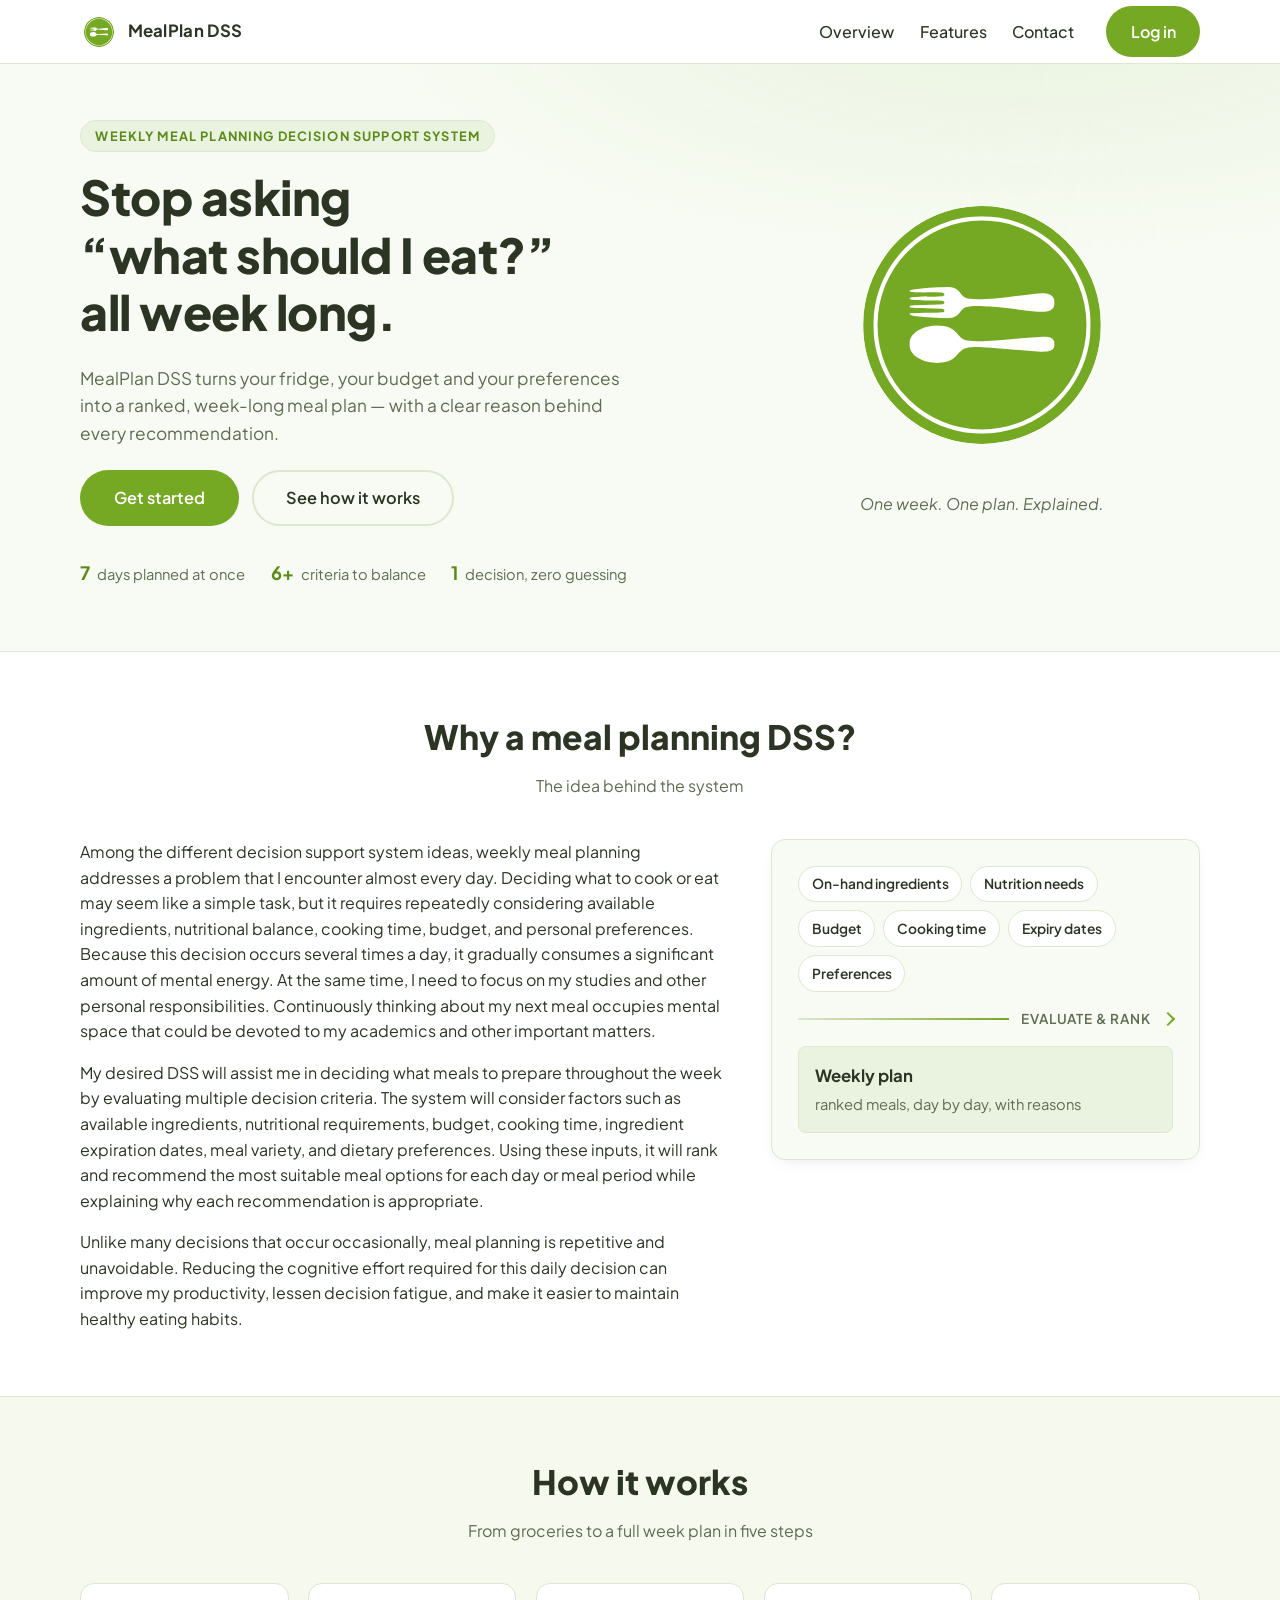
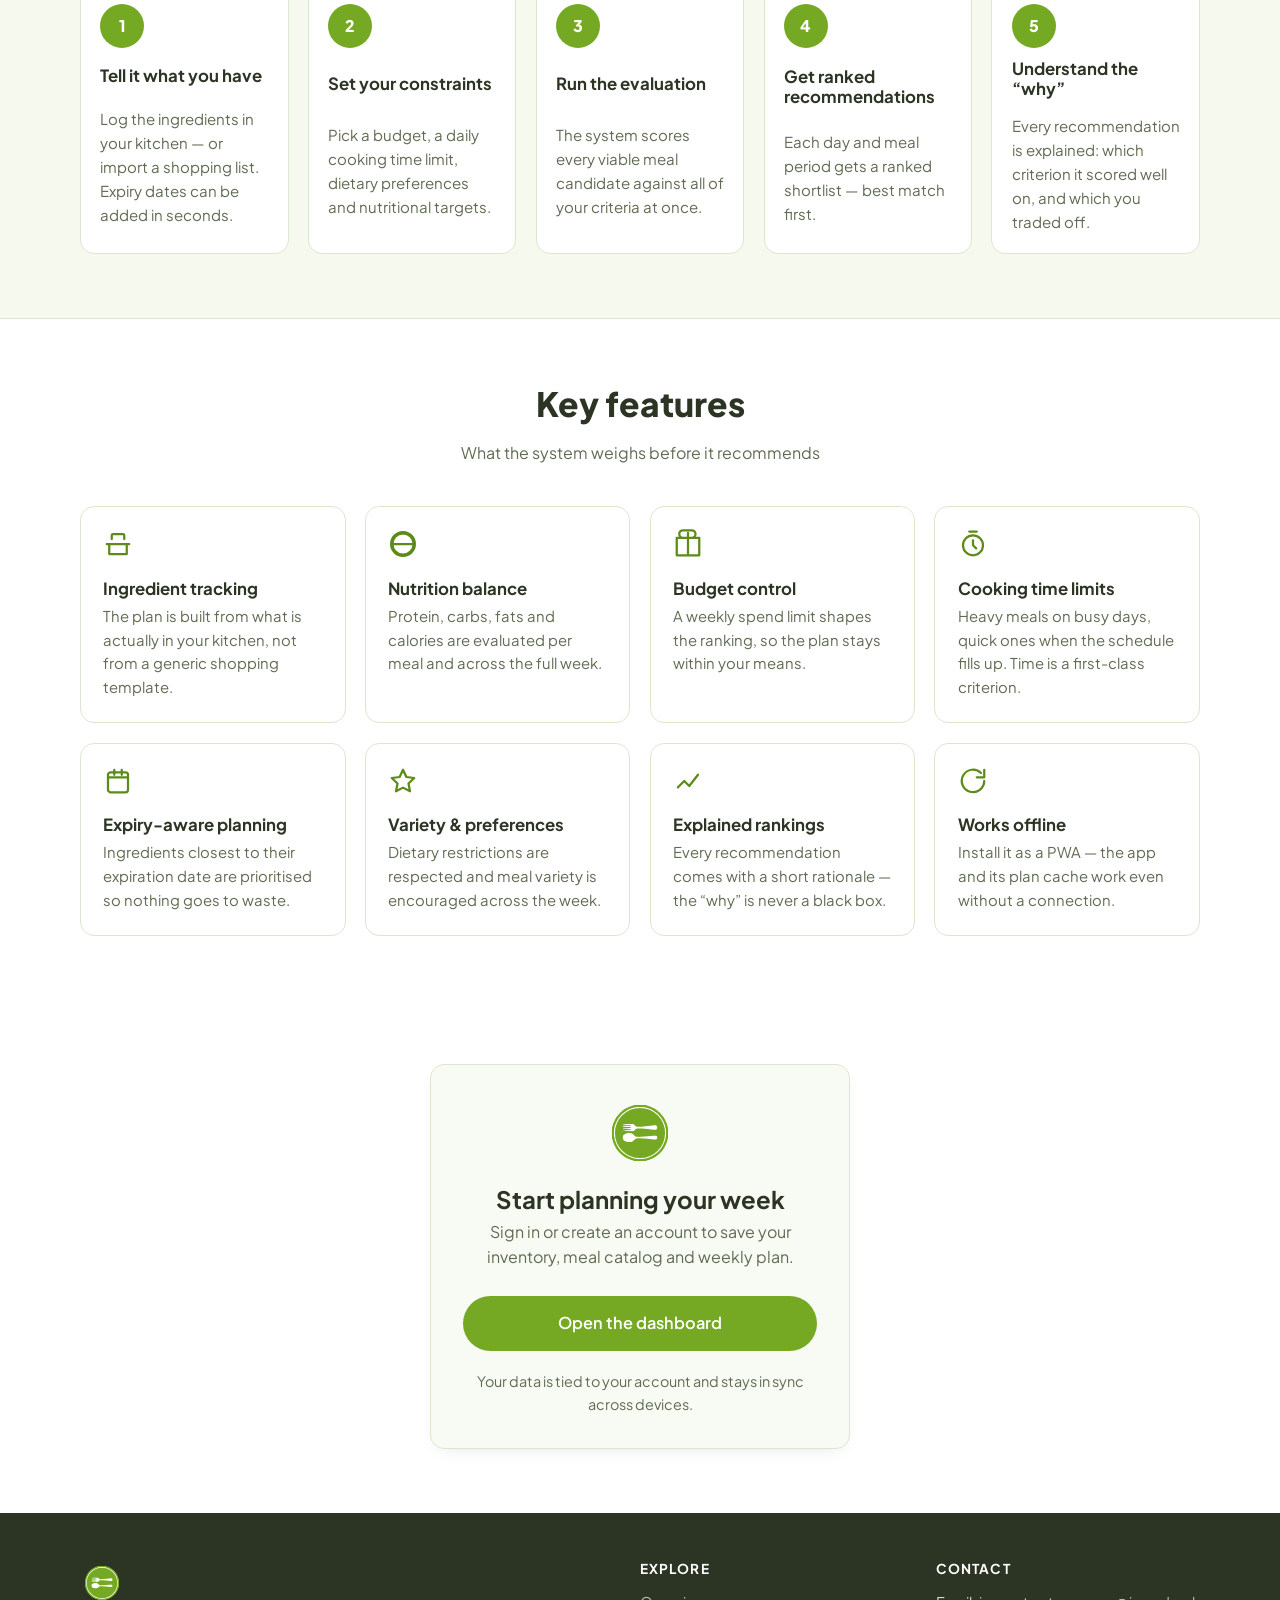
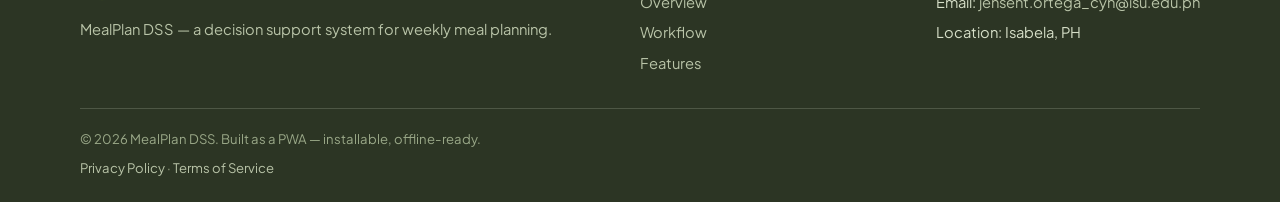
<file: index.html>
<!DOCTYPE html>
<html lang="en">
<head>
  <meta charset="UTF-8">
  <meta name="viewport" content="width=device-width, initial-scale=1.0">

  <!-- Primary meta tags (PWA + SEO) -->
  <title>MealPlan DSS — Weekly Meal Planning Decision Support System</title>
  <meta name="description" content="A decision support system that plans your week of meals around the ingredients you have, your nutrition goals, budget, cooking time and preferences — with a recommendation and a reason for every meal.">
  <meta name="theme-color" content="#e9f3df">
  <meta name="author" content="MealPlan DSS">

  <!-- Open Graph / social sharing -->
  <meta property="og:title" content="MealPlan DSS — Weekly Meal Planning Decision Support System">
  <meta property="og:description" content="Plan your week of meals with less thinking. Ingredient smart, nutrition aware, budget friendly.">
  <meta property="og:type" content="website">
  <meta property="og:image" content="icons/icon-512x512.png">

  <!-- Apple touch icon + favicon -->
  <link rel="apple-touch-icon" href="icons/icon-180x180.png">
  <link rel="icon" type="image/png" sizes="32x32" href="icons/icon-32x32.png">

  <!-- PWA manifest -->
  <link rel="manifest" href="manifest.json">

  <!-- Google Fonts: Plus Jakarta Sans for warm culinary clarity -->
  <link rel="preconnect" href="https://fonts.googleapis.com">
  <link rel="preconnect" href="https://fonts.gstatic.com" crossorigin>
  <link href="https://fonts.googleapis.com/css2?family=Plus+Jakarta+Sans:wght@400;500;600;700;800&display=swap" rel="stylesheet">

  <meta name="apple-mobile-web-app-capable" content="yes">
  <meta name="mobile-web-app-capable" content="yes">

  <link rel="stylesheet" href="style.css">
</head>

<body>

  <!-- ================= Header / site nav ================= -->
  <header class="site-header" id="top">
    <div class="site-header__inner wrap">
      <a class="site-header__brand" href="#top" aria-label="MealPlan DSS home">
        <img class="site-header__logo" src="MealPlan_Logo.svg" alt="MealPlan DSS logo — green badge with a leaf">
        <span class="site-header__name">MealPlan&nbsp;DSS</span>
      </a>

      <nav class="site-nav" id="site-nav" aria-label="Primary navigation">
        <ul class="site-nav__list">
          <li><a class="site-nav__link" href="#overview">Overview</a></li>
          <li><a class="site-nav__link" href="#features">Features</a></li>
          <li><a class="site-nav__link" href="#contact">Contact</a></li>
        </ul>
        <a class="btn btn--primary site-nav__cta" href="app.html">Log in</a>
      </nav>

      <button class="site-header__toggle" id="nav-toggle" aria-expanded="false" aria-controls="site-nav">
        <span class="visually-hidden">Toggle navigation menu</span>
        <span class="site-header__burger" aria-hidden="true"></span>
      </button>
    </div>
  </header>

  <main>

    <!-- ================= Hero section ================= -->
    <section class="hero">
      <div class="hero__inner wrap">
        <div class="hero__content reveal">
          <p class="hero__eyebrow">Weekly Meal Planning Decision Support System</p>
          <h1 class="hero__title">Stop asking<br>“what should I eat?”<br>all week long.</h1>
          <p class="hero__lead">
            MealPlan DSS turns your fridge, your budget and your preferences into a
            ranked, week-long meal plan — with a clear reason behind every recommendation.
          </p>
          <div class="hero__actions">
            <a class="btn btn--primary btn--lg" href="app.html">Get started</a>
            <a class="btn btn--ghost btn--lg" href="#overview">See how it works</a>
          </div>
          <ul class="hero__stats">
            <li><strong>7</strong> days planned at once</li>
            <li><strong>6+</strong> criteria to balance</li>
            <li><strong>1</strong> decision, zero guessing</li>
          </ul>
        </div>

        <div class="hero__visual">
          <img class="hero__logo" src="MealPlan_Logo.svg" alt="" role="presentation">
          <p class="hero__caption">One week. One plan. Explained.</p>
        </div>
      </div>
    </section>

    <!-- ================= Overview / why it exists ================= -->
    <section class="about wrap" id="overview">
      <header class="section__head reveal">
        <h2 class="section__title">Why a meal planning DSS?</h2>
        <p class="section__sub">The idea behind the system</p>
      </header>

      <div class="about__grid">
        <div class="about__text">
          <p>
            Among the different decision support system ideas, weekly meal planning
            addresses a problem that I encounter almost every day. Deciding what to cook
            or eat may seem like a simple task, but it requires repeatedly considering
            available ingredients, nutritional balance, cooking time, budget, and personal
            preferences. Because this decision occurs several times a day, it gradually
            consumes a significant amount of mental energy. At the same time, I need to
            focus on my studies and other personal responsibilities. Continuously thinking
            about my next meal occupies mental space that could be devoted to my academics
            and other important matters.
          </p>
          <p>
            My desired DSS will assist me in deciding what meals to prepare throughout the
            week by evaluating multiple decision criteria. The system will consider factors
            such as available ingredients, nutritional requirements, budget, cooking time,
            ingredient expiration dates, meal variety, and dietary preferences. Using these
            inputs, it will rank and recommend the most suitable meal options for each day
            or meal period while explaining why each recommendation is appropriate.
          </p>
          <p>
            Unlike many decisions that occur occasionally, meal planning is repetitive and
            unavoidable. Reducing the cognitive effort required for this daily decision can
            improve my productivity, lessen decision fatigue, and make it easier to maintain
            healthy eating habits.
          </p>
        </div>

        <aside class="about__diagram" aria-label="Diagram: inputs, processing and output of the system">
          <div class="diagram">
            <div class="diagram__col" role="list" aria-label="System inputs">
              <span class="diagram__chip" role="listitem">On-hand ingredients</span>
              <span class="diagram__chip" role="listitem">Nutrition needs</span>
              <span class="diagram__chip" role="listitem">Budget</span>
              <span class="diagram__chip" role="listitem">Cooking time</span>
              <span class="diagram__chip" role="listitem">Expiry dates</span>
              <span class="diagram__chip" role="listitem">Preferences</span>
            </div>
            <div class="diagram__arrow" aria-hidden="true">
              <span>evaluate &amp; rank</span>
            </div>
            <div class="diagram__out">
              <strong>Weekly plan</strong>
              <span>ranked meals, day by day, with reasons</span>
            </div>
          </div>
        </aside>
      </div>
    </section>

    <!-- ================= Workflow overview ================= -->
    <section class="workflow" id="workflow">
      <div class="wrap">
        <header class="section__head reveal">
          <h2 class="section__title">How it works</h2>
          <p class="section__sub">From groceries to a full week plan in five steps</p>
        </header>

        <ol class="workflow__steps">
          <li class="workflow__step reveal">
            <span class="workflow__num" aria-hidden="true">1</span>
            <h3>Tell it what you have</h3>
            <p>Log the ingredients in your kitchen — or import a shopping list. Expiry dates can be added in seconds.</p>
          </li>
          <li class="workflow__step reveal">
            <span class="workflow__num" aria-hidden="true">2</span>
            <h3>Set your constraints</h3>
            <p>Pick a budget, a daily cooking time limit, dietary preferences and nutritional targets.</p>
          </li>
          <li class="workflow__step reveal">
            <span class="workflow__num" aria-hidden="true">3</span>
            <h3>Run the evaluation</h3>
            <p>The system scores every viable meal candidate against all of your criteria at once.</p>
          </li>
          <li class="workflow__step reveal">
            <span class="workflow__num" aria-hidden="true">4</span>
            <h3>Get ranked recommendations</h3>
            <p>Each day and meal period gets a ranked shortlist — best match first.</p>
          </li>
          <li class="workflow__step reveal">
            <span class="workflow__num" aria-hidden="true">5</span>
            <h3>Understand the “why”</h3>
            <p>Every recommendation is explained: which criterion it scored well on, and which you traded off.</p>
          </li>
        </ol>
      </div>
    </section>

    <!-- ================= Key features ================= -->
    <section class="features wrap" id="features">
<header class="section__head reveal">
          <h2 class="section__title">Key features</h2>
        <p class="section__sub">What the system weighs before it recommends</p>
      </header>

      <div class="features__grid">
        <article class="card reveal">
          <svg class="card__icon" width="28" height="28" viewBox="0 0 24 24" fill="none" stroke="currentColor" stroke-width="1.8" stroke-linecap="round" stroke-linejoin="round" aria-hidden="true">
            <path d="M3 12h18M7 8V5a1 1 0 0 1 1-1h8a1 1 0 0 1 1 1v3M5 12v8h14v-8"/>
          </svg>
          <h3 class="card__title">Ingredient tracking</h3>
          <p class="card__text">The plan is built from what is actually in your kitchen, not from a generic shopping template.</p>
        </article>

        <article class="card reveal">
          <svg class="card__icon" width="28" height="28" viewBox="0 0 24 24" fill="none" stroke="currentColor" stroke-width="1.8" stroke-linecap="round" stroke-linejoin="round" aria-hidden="true">
            <circle cx="12" cy="12" r="9.5"/>
            <path d="M12 3.5a8.5 8.5 0 0 1 0 17 8.5 8.5 0 0 1 0-17zM3.5 12h17"/>
          </svg>
          <h3 class="card__title">Nutrition balance</h3>
          <p class="card__text">Protein, carbs, fats and calories are evaluated per meal and across the full week.</p>
        </article>

        <article class="card reveal">
          <svg class="card__icon" width="28" height="28" viewBox="0 0 24 24" fill="none" stroke="currentColor" stroke-width="1.8" stroke-linecap="round" stroke-linejoin="round" aria-hidden="true">
            <path d="M12 3v18M5 7h10a3 3 0 0 0 0-6H8a3 3 0 0 0 0 6zM3 7h18v14H3z"/>
          </svg>
          <h3 class="card__title">Budget control</h3>
          <p class="card__text">A weekly spend limit shapes the ranking, so the plan stays within your means.</p>
        </article>

        <article class="card reveal">
          <svg class="card__icon" width="28" height="28" viewBox="0 0 24 24" fill="none" stroke="currentColor" stroke-width="1.8" stroke-linecap="round" stroke-linejoin="round" aria-hidden="true">
            <circle cx="12" cy="13" r="8"/>
            <path d="M12 9v4l2.5 2.5M9 2h6"/>
          </svg>
          <h3 class="card__title">Cooking time limits</h3>
          <p class="card__text">Heavy meals on busy days, quick ones when the schedule fills up. Time is a first-class criterion.</p>
        </article>

        <article class="card reveal">
          <svg class="card__icon" width="28" height="28" viewBox="0 0 24 24" fill="none" stroke="currentColor" stroke-width="1.8" stroke-linecap="round" stroke-linejoin="round" aria-hidden="true">
            <rect x="4" y="5" width="16" height="16" rx="2"/>
            <path d="M4 9h16M9 3v4M15 3v4"/>
          </svg>
          <h3 class="card__title">Expiry-aware planning</h3>
          <p class="card__text">Ingredients closest to their expiration date are prioritised so nothing goes to waste.</p>
        </article>

        <article class="card reveal">
          <svg class="card__icon" width="28" height="28" viewBox="0 0 24 24" fill="none" stroke="currentColor" stroke-width="1.8" stroke-linecap="round" stroke-linejoin="round" aria-hidden="true">
            <path d="M12 3l2.7 5.8 6.3.8-4.6 4.4 1.2 6.2L12 17.3 6.4 20.2l1.2-6.2L3 9.6l6.3-.8z"/>
          </svg>
          <h3 class="card__title">Variety &amp; preferences</h3>
          <p class="card__text">Dietary restrictions are respected and meal variety is encouraged across the week.</p>
        </article>

        <article class="card reveal">
          <svg class="card__icon" width="28" height="28" viewBox="0 0 24 24" fill="none" stroke="currentColor" stroke-width="1.8" stroke-linecap="round" stroke-linejoin="round" aria-hidden="true">
            <path d="M4 17l5-5 4 4 7-9"/>
            <path d="M4 17h0"/>
          </svg>
          <h3 class="card__title">Explained rankings</h3>
          <p class="card__text">Every recommendation comes with a short rationale — the “why” is never a black box.</p>
        </article>

        <article class="card reveal">
          <svg class="card__icon" width="28" height="28" viewBox="0 0 24 24" fill="none" stroke="currentColor" stroke-width="1.8" stroke-linecap="round" stroke-linejoin="round" aria-hidden="true">
            <path d="M21 12a9 9 0 1 1-2.6-6.4"/>
            <path d="M21 3v6h-6"/>
          </svg>
          <h3 class="card__title">Works offline</h3>
          <p class="card__text">Install it as a PWA — the app and its plan cache work even without a connection.</p>
        </article>
      </div>
    </section>

    <!-- ================= Access / sign in ================= -->
    <section class="access wrap" id="login">
      <div class="access__card reveal">
        <img class="access__logo" src="MealPlan_Logo.svg" alt="" role="presentation">
        <h2 class="access__title">Start planning your week</h2>
        <p class="access__sub">Sign in or create an account to save your inventory, meal catalog and weekly plan.</p>
        <a class="btn btn--primary btn--full btn--lg" href="app.html">Open the dashboard</a>
        <p class="access__alt">Your data is tied to your account and stays in sync across devices.</p>
      </div>
    </section>

  </main>

  <!-- ================= Footer ================= -->
  <footer class="site-footer" id="contact">
    <div class="wrap site-footer__grid">
      <div class="site-footer__brand">
        <img class="site-footer__logo" src="MealPlan_Logo.svg" alt="MealPlan DSS logo">
        <p class="site-footer__tag">MealPlan DSS — a decision support system for weekly meal planning.</p>
      </div>

      <nav class="site-footer__nav" aria-label="Footer navigation">
        <h3 class="site-footer__heading">Explore</h3>
        <ul>
          <li><a href="#overview">Overview</a></li>
          <li><a href="#workflow">Workflow</a></li>
          <li><a href="#features">Features</a></li>
        </ul>
      </nav>

      <div class="site-footer__contact">
        <h3 class="site-footer__heading">Contact</h3>
        <ul>
          <li>Email: <a href="mailto:jensent.ortega_cyn@isu.edu.ph">jensent.ortega_cyn@isu.edu.ph</a></li>
          <li>Location: Isabela, PH</li>
        </ul>
      </div>
    </div>
    <div class="wrap site-footer__bottom">
      <p>© 2026 MealPlan DSS. Built as a PWA — installable, offline-ready.</p>
      <p class="site-footer__legal"><a href="privacy.html">Privacy Policy</a> · <a href="terms.html">Terms of Service</a></p>
    </div>
  </footer>

  <!-- Offline / install status toast -->
  <div class="toast" id="toast" role="status" aria-live="polite" hidden></div>

  <script src="script.js"></script>
</body>
</html>
</file>
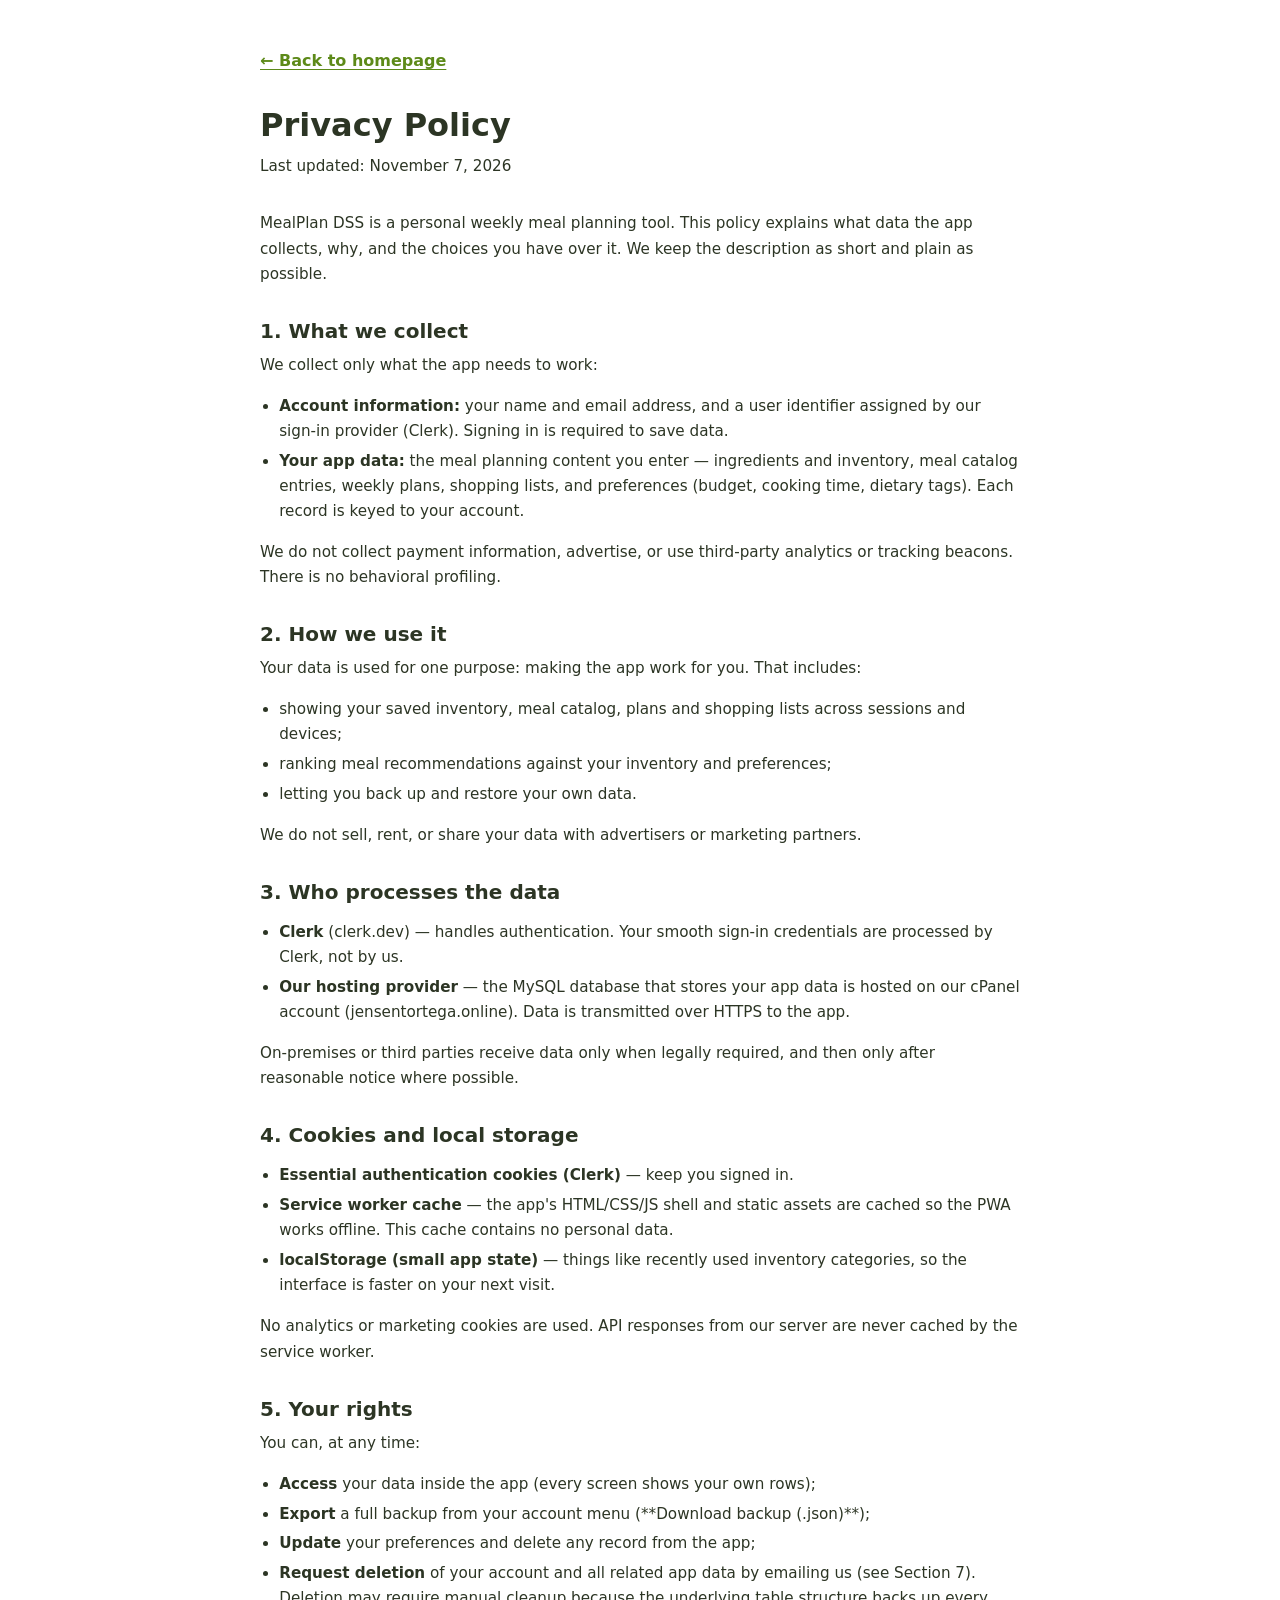
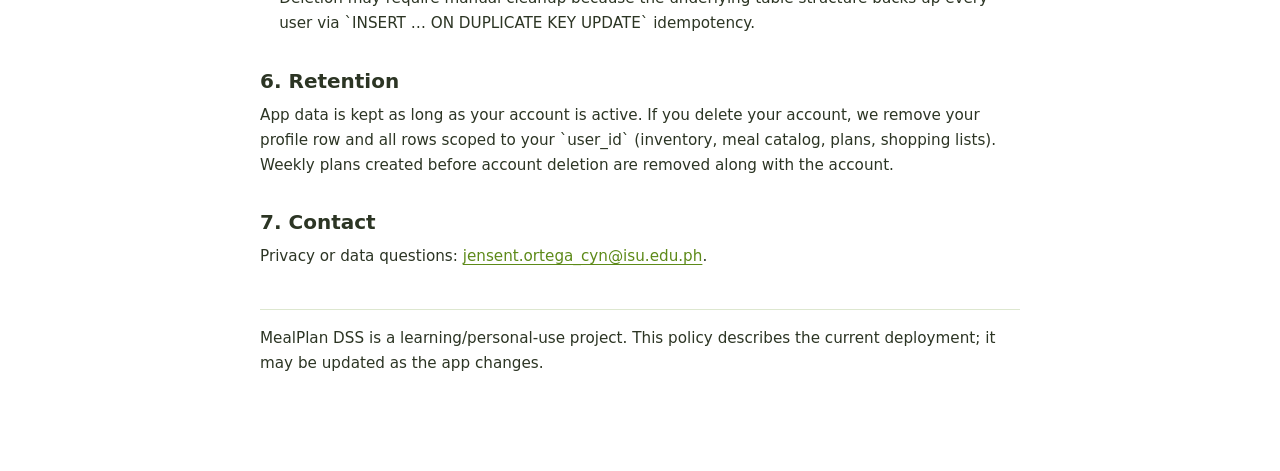
<file: privacy.html>
<!DOCTYPE html>
<html lang="en">
<head>
  <meta charset="UTF-8">
  <meta name="viewport" content="width=device-width, initial-scale=1.0">
  <title>Privacy Policy — MealPlan DSS</title>
  <meta name="description" content="How MealPlan DSS collects, uses, and protects your personal data.">
  <meta name="theme-color" content="#e9f3df">
  <meta name="robots" content="noindex">
  <link rel="apple-touch-icon" href="icons/icon-180x180.png">
  <link rel="icon" type="image/png" sizes="32x32" href="icons/icon-32x32.png">
  <link rel="manifest" href="manifest.json">
  <link rel="stylesheet" href="style.css">
  <link rel="stylesheet" href="legal.css">
</head>
<body>
  <main class="legal wrap">
    <nav class="legal__nav" aria-label="Back to home">
      <a href="index.html">&larr; Back to homepage</a>
    </nav>
    <h1>Privacy Policy</h1>
    <p class="legal__updated">Last updated: November 7, 2026</p>

    <p>
      MealPlan DSS is a personal weekly meal planning tool. This policy explains
      what data the app collects, why, and the choices you have over it. We keep
      the description as short and plain as possible.
    </p>

    <h2>1. What we collect</h2>
    <p>We collect only what the app needs to work:</p>
    <ul>
      <li><strong>Account information:</strong> your name and email address, and a
        user identifier assigned by our sign-in provider (Clerk). Signing in is
        required to save data.</li>
      <li><strong>Your app data:</strong> the meal planning content you enter —
        ingredients and inventory, meal catalog entries, weekly plans, shopping
        lists, and preferences (budget, cooking time, dietary tags). Each record
        is keyed to your account.</li>
    </ul>
    <p>
      We do not collect payment information, advertise, or use third-party
      analytics or tracking beacons. There is no behavioral profiling.
    </p>

    <h2>2. How we use it</h2>
    <p>Your data is used for one purpose: making the app work for you. That
    includes:</p>
    <ul>
      <li>showing your saved inventory, meal catalog, plans and shopping lists
        across sessions and devices;</li>
      <li>ranking meal recommendations against your inventory and preferences;</li>
      <li>letting you back up and restore your own data.</li>
    </ul>
    <p>We do not sell, rent, or share your data with advertisers or marketing partners.</p>

    <h2>3. Who processes the data</h2>
    <ul>
      <li><strong>Clerk</strong> (clerk.dev) — handles authentication. Your smooth sign-in
        credentials are processed by Clerk, not by us.</li>
      <li><strong>Our hosting provider</strong> — the MySQL database that stores your app
        data is hosted on our cPanel account (jensentortega.online). Data is
        transmitted over HTTPS to the app.</li>
    </ul>
    <p>
      On-premises or third parties receive data only when legally required,
      and then only after reasonable notice where possible.
    </p>

    <h2>4. Cookies and local storage</h2>
    <ul>
      <li><strong>Essential authentication cookies (Clerk)</strong> — keep you signed in.</li>
      <li><strong>Service worker cache</strong> — the app's HTML/CSS/JS shell and
        static assets are cached so the PWA works offline. This cache contains
        no personal data.</li>
      <li><strong>localStorage (small app state)</strong> — things like recently used
        inventory categories, so the interface is faster on your next visit.</li>
    </ul>
    <p>
      No analytics or marketing cookies are used. API responses from our server
      are never cached by the service worker.
    </p>

    <h2>5. Your rights</h2>
    <p>You can, at any time:</p>
    <ul>
      <li><strong>Access</strong> your data inside the app (every screen shows your own rows);</li>
      <li><strong>Export</strong> a full backup from your account menu
        (**Download backup (.json)**);</li>
      <li><strong>Update</strong> your preferences and delete any record from the app;</li>
      <li><strong>Request deletion</strong> of your account and all related app data
        by emailing us (see Section 7). Deletion may require manual cleanup
        because the underlying table structure backs up every user
        via `INSERT … ON DUPLICATE KEY UPDATE` idempotency.</li>
    </ul>

    <h2>6. Retention</h2>
    <p>
      App data is kept as long as your account is active. If you delete your
      account, we remove your profile row and all rows scoped to your
      `user_id` (inventory, meal catalog, plans, shopping lists). Weekly plans
      created before account deletion are removed along with the account.
    </p>

    <h2>7. Contact</h2>
    <p>
      Privacy or data questions:
      <a href="mailto:jensent.ortega_cyn@isu.edu.ph">jensent.ortega_cyn@isu.edu.ph</a>.
    </p>

    <p class="legal__foot">
      MealPlan DSS is a learning/personal-use project. This policy describes
      the current deployment; it may be updated as the app changes.
    </p>
  </main>
</body>
</html>
</file>
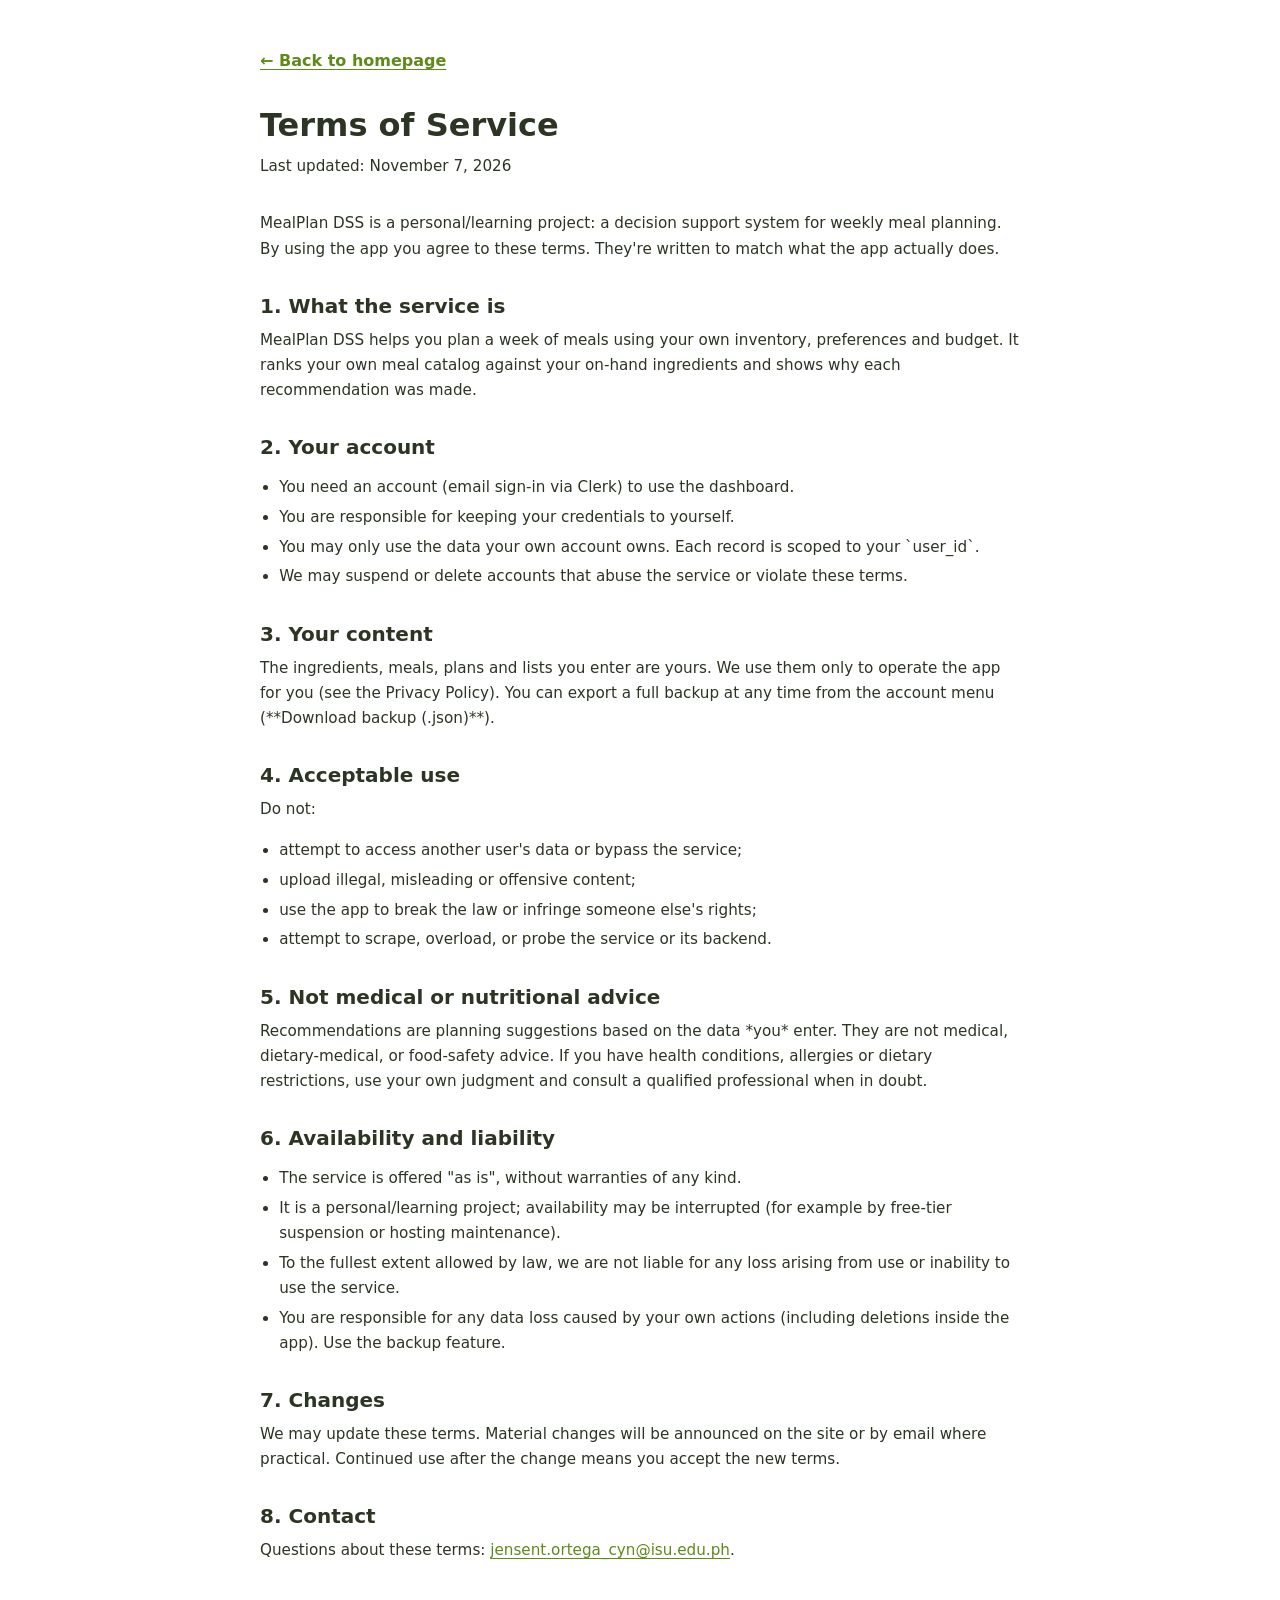
<file: terms.html>
<!DOCTYPE html>
<html lang="en">
<head>
  <meta charset="UTF-8">
  <meta name="viewport" content="width=device-width, initial-scale=1.0">
  <title>Terms of Service — MealPlan DSS</title>
  <meta name="description" content="The terms for using MealPlan DSS.">
  <meta name="theme-color" content="#e9f3df">
  <meta name="robots" content="noindex">
  <link rel="apple-touch-icon" href="icons/icon-180x180.png">
  <link rel="icon" type="image/png" sizes="32x32" href="icons/icon-32x32.png">
  <link rel="manifest" href="manifest.json">
  <link rel="stylesheet" href="style.css">
  <link rel="stylesheet" href="legal.css">
</head>
<body>
  <main class="legal wrap">
    <nav class="legal__nav" aria-label="Back to home">
      <a href="index.html">&larr; Back to homepage</a>
    </nav>
    <h1>Terms of Service</h1>
    <p class="legal__updated">Last updated: November 7, 2026</p>

    <p>
      MealPlan DSS is a personal/learning project: a decision support system
      for weekly meal planning. By using the app you agree to these terms.
      They're written to match what the app actually does.
    </p>

    <h2>1. What the service is</h2>
    <p>
      MealPlan DSS helps you plan a week of meals using your own inventory,
      preferences and budget. It ranks your own meal catalog against your
      on-hand ingredients and shows why each recommendation was made.
    </p>

    <h2>2. Your account</h2>
    <ul>
      <li>You need an account (email sign-in via Clerk) to use the dashboard.</li>
      <li>You are responsible for keeping your credentials to yourself.</li>
      <li>You may only use the data your own account owns. Each record is
        scoped to your `user_id`.</li>
      <li>We may suspend or delete accounts that abuse the service or violate
        these terms.</li>
    </ul>

    <h2>3. Your content</h2>
    <p>
      The ingredients, meals, plans and lists you enter are yours. We use them
      only to operate the app for you (see the Privacy Policy). You can export
      a full backup at any time from the account menu (**Download backup (.json)**).
    </p>

    <h2>4. Acceptable use</h2>
    <p>Do not:</p>
    <ul>
      <li>attempt to access another user's data or bypass the service;</li>
      <li>upload illegal, misleading or offensive content;</li>
      <li>use the app to break the law or infringe someone else's rights;</li>
      <li>attempt to scrape, overload, or probe the service or its backend.</li>
    </ul>

    <h2>5. Not medical or nutritional advice</h2>
    <p>
      Recommendations are planning suggestions based on the data *you* enter.
      They are not medical, dietary-medical, or food-safety advice. If you
      have health conditions, allergies or dietary restrictions, use your own
      judgment and consult a qualified professional when in doubt.
    </p>

    <h2>6. Availability and liability</h2>
    <ul>
      <li>The service is offered "as is", without warranties of any kind.</li>
      <li>It is a personal/learning project; availability may be interrupted
        (for example by free-tier suspension or hosting maintenance).</li>
      <li>To the fullest extent allowed by law, we are not liable for any
        loss arising from use or inability to use the service.</li>
      <li>You are responsible for any data loss caused by your own actions
        (including deletions inside the app). Use the backup feature.</li>
    </ul>

    <h2>7. Changes</h2>
    <p>
      We may update these terms. Material changes will be announced on the
      site or by email where practical. Continued use after the change means
      you accept the new terms.
    </p>

    <h2>8. Contact</h2>
    <p>
      Questions about these terms:
      <a href="mailto:jensent.ortega_cyn@isu.edu.ph">jensent.ortega_cyn@isu.edu.ph</a>.
    </p>
  </main>
</body>
</html>
</file>
<file: style.css>
/* ==========================================================================
   MealPlan DSS — landing page styles
   Mobile-first, BEM-ish naming, calm light green palette.
   ========================================================================== */

/* ---------- Design tokens ---------- */
:root {
  --color-primary: #76a923;
  --color-primary-strong: #5d8a19;   /* hover / focus states  */
  --color-primary-soft: #e9f3df;     /* calm light green      */
  --color-primary-tint: #f5f9ee;     /* even calmer wash      */
  --color-bg: #ffffff;
  --color-surface: #f8fbf3;
  --color-text: #2c3524;
  --color-muted: #5f6b52;
  --color-border: #dde7cf;
  --color-danger: #b4443c;

  --radius: 14px;
  --radius-sm: 8px;
  --shadow: 0 16px 40px -18px rgba(44, 53, 36, 0.22);
  --shadow-sm: 0 6px 18px -10px rgba(44, 53, 36, 0.18);

  --font: "Plus Jakarta Sans", "Segoe UI", system-ui, -apple-system, Roboto, "Helvetica Neue", Arial, sans-serif;

  --header-h: 64px;
}

/* ---------- Base ---------- */
*,
*::before,
*::after {
  box-sizing: border-box;
}

html {
  scroll-behavior: smooth;
}

body {
  margin: 0;
  font-family: var(--font);
  color: var(--color-text);
  background: var(--color-bg);
  line-height: 1.6;
  -webkit-font-smoothing: antialiased;
}

img {
  max-width: 100%;
  display: block;
}

a {
  color: var(--color-primary-strong);
  text-decoration-thickness: 1px;
  text-underline-offset: 3px;
}

:focus-visible {
  outline: 3px solid var(--color-primary-strong);
  outline-offset: 2px;
}

/* Docs: keep heading margins tight so sections control their own rhythm. */
h1, h2, h3 {
  line-height: 1.2;
  margin: 0 0 0.5em;
}

p {
  margin: 0 0 1em;
}

/* Utilities */
.wrap {
  width: min(1120px, 100% - 2.5rem);
  margin-inline: auto;
}

.visually-hidden {
  position: absolute;
  width: 1px;
  height: 1px;
  margin: -1px;
  padding: 0;
  overflow: hidden;
  clip: rect(0 0 0 0);
  white-space: nowrap;
  border: 0;
}

/* ---------- Buttons ---------- */
.btn {
  display: inline-flex;
  align-items: center;
  justify-content: center;
  gap: 0.5rem;
  padding: 0.65rem 1.4rem;
  border-radius: 999px;
  border: 2px solid transparent;
  font: inherit;
  font-weight: 600;
  text-decoration: none;
  cursor: pointer;
  transition: background-color 0.15s ease, border-color 0.15s ease, color 0.15s ease;
}

.btn--primary {
  background: var(--color-primary);
  color: #fff;
}

.btn--primary:hover,
.btn--primary:focus-visible {
  background: var(--color-primary-strong);
}

.btn--ghost {
  border-color: var(--color-border);
  background: transparent;
  color: var(--color-text);
}

.btn--ghost:hover {
  border-color: var(--color-primary);
  color: var(--color-primary-strong);
}

.btn--lg {
  padding: 0.8rem 2rem;
  font-size: 1.02rem;
}

.btn--full {
  width: 100%;
}

/* ---------- Header ---------- */
.site-header {
  position: sticky;
  top: 0;
  z-index: 50;
  height: var(--header-h);
  background: rgba(255, 255, 255, 0.92);
  backdrop-filter: blur(8px);
  border-bottom: 1px solid var(--color-border);
}

.site-header__inner {
  display: flex;
  align-items: center;
  justify-content: space-between;
  gap: 1rem;
  height: 100%;
}

.site-header__brand {
  display: flex;
  align-items: center;
  gap: 0.6rem;
  text-decoration: none;
  color: var(--color-text);
  font-weight: 700;
}

.site-header__logo {
  width: 38px;
  height: 38px;
}

.site-header__name {
  font-size: 1.05rem;
  letter-spacing: 0.3px;
}

/* Nav collapses behind a burger on small screens. */
.site-nav {
  position: fixed;
  top: var(--header-h);
  right: 0;
  left: 0;
  background: var(--color-bg);
  border-bottom: 1px solid var(--color-border);
  transform: translateY(-8px);
  opacity: 0;
  visibility: hidden;
  transition: opacity 0.18s ease, transform 0.18s ease, visibility 0.18s;
}

.site-nav.is-open {
  transform: none;
  opacity: 1;
  visibility: visible;
}

.site-nav__list {
  list-style: none;
  margin: 0;
  padding: 0.5rem 1.25rem;
}

.site-nav__link {
  display: block;
  padding: 0.7rem 0;
  text-decoration: none;
  color: var(--color-text);
  border-bottom: 1px dashed var(--color-border);
}

.site-nav__link:hover {
  color: var(--color-primary-strong);
}

.site-nav__cta {
  margin: 0.75rem 1.25rem 1.25rem;
}

/* Burger button (hamburger icon built from one span). */
.site-header__toggle {
  display: inline-flex;
  flex-direction: column;
  justify-content: center;
  gap: 5px;
  width: 42px;
  height: 42px;
  padding: 8px;
  border: 0;
  background: transparent;
  cursor: pointer;
}

.site-header__burger,
.site-header__burger::before,
.site-header__burger::after {
  content: "";
  display: block;
  width: 22px;
  height: 2px;
  background: var(--color-text);
  border-radius: 2px;
  transition: transform 0.18s ease;
}

.site-header__burger::before {
  position: relative;
  top: -7px;
}

.site-header__burger::after {
  position: relative;
  top: 5px;
}

.site-header__toggle[aria-expanded="true"] .site-header__burger {
  visibility: hidden;
}

.site-header__toggle[aria-expanded="true"] .site-header__burger::before {
  visibility: visible;
  transform: translateY(7px) rotate(45deg);
  top: 0;
}

.site-header__toggle[aria-expanded="true"] .site-header__burger::after {
  visibility: visible;
  transform: translateY(-7px) rotate(-45deg);
  top: 0;
}

/* ---------- Hero ---------- */
.hero {
  padding: 3.5rem 0 4rem;
  background:
    radial-gradient(1100px 420px at 80% -10%, var(--color-primary-soft), transparent 60%),
    var(--color-surface);
  border-bottom: 1px solid var(--color-border);
}

.hero__inner {
  display: grid;
  gap: 2.5rem;
}

.hero__eyebrow {
  display: inline-block;
  margin: 0 0 1rem;
  font-size: 0.8rem;
  font-weight: 700;
  letter-spacing: 0.09em;
  text-transform: uppercase;
  color: var(--color-primary-strong);
  background: var(--color-primary-soft);
  border: 1px solid var(--color-border);
  border-radius: 999px;
  padding: 0.3rem 0.9rem;
}

.hero__title {
  font-size: clamp(1.9rem, 5.5vw, 3rem);
  font-weight: 800;
  letter-spacing: -0.5px;
}

.hero__lead {
  max-width: 34rem;
  font-size: 1.08rem;
  color: var(--color-muted);
}

.hero__actions {
  display: flex;
  flex-wrap: wrap;
  gap: 0.8rem;
  margin: 1.4rem 0 2rem;
}

/* Small stat chips under the CTA — quick proof points. */
.hero__stats {
  display: flex;
  flex-wrap: wrap;
  gap: 0.6rem 1.6rem;
  list-style: none;
  margin: 0;
  padding: 0;
  font-size: 0.92rem;
  color: var(--color-muted);
}

.hero__stats strong {
  color: var(--color-primary-strong);
  font-size: 1.15rem;
  margin-right: 0.25rem;
}

.hero__visual {
  display: flex;
  flex-direction: column;
  align-items: center;
  justify-content: center;
  text-align: center;
}

.hero__logo {
  width: clamp(180px, 42vw, 300px);
  filter: drop-shadow(var(--shadow));
}

.hero__caption {
  margin-top: 1rem;
  color: var(--color-muted);
  font-style: italic;
}

/* ---------- Section scaffolding ---------- */
.section__head {
  text-align: center;
  margin-bottom: 2.5rem;
}

.section__title {
  font-size: clamp(1.5rem, 3.6vw, 2.1rem);
  font-weight: 800;
}

.section__sub {
  color: var(--color-muted);
  margin: 0;
}

/* ---------- About / overview ---------- */
.about {
  padding: 4rem 0;
}

.about__grid {
  display: grid;
  gap: 2.5rem;
  align-items: start;
}

.about__text p:last-child {
  margin-bottom: 0;
}

/* Inputs → decision engine → output diagram, drawn in pure CSS. */
.diagram {
  display: flex;
  flex-direction: column;
  gap: 1rem;
  padding: 1.6rem;
  background: var(--color-surface);
  border: 1px solid var(--color-border);
  border-radius: var(--radius);
  box-shadow: var(--shadow-sm);
}

.diagram__col {
  display: flex;
  flex-wrap: wrap;
  gap: 0.5rem;
}

.diagram__chip {
  font-size: 0.86rem;
  font-weight: 600;
  padding: 0.4rem 0.8rem;
  background: var(--color-bg);
  border: 1px solid var(--color-border);
  border-radius: 999px;
}

.diagram__arrow {
  display: flex;
  align-items: center;
  gap: 0.8rem;
  color: var(--color-muted);
  font-size: 0.85rem;
  font-weight: 600;
  text-transform: uppercase;
  letter-spacing: 0.06em;
}

.diagram__arrow::before {
  content: "";
  flex: 1;
  height: 2px;
  background: linear-gradient(90deg, var(--color-border), var(--color-primary));
}

.diagram__arrow::after {
  content: "";
  width: 10px;
  height: 10px;
  border-top: 2px solid var(--color-primary);
  border-right: 2px solid var(--color-primary);
  transform: rotate(45deg);
}

.diagram__out {
  display: flex;
  flex-direction: column;
  gap: 0.2rem;
  padding: 1rem;
  background: var(--color-primary-soft);
  border: 1px solid var(--color-border);
  border-radius: var(--radius-sm);
  font-size: 0.92rem;
  color: var(--color-muted);
}

.diagram__out strong {
  color: var(--color-text);
  font-size: 1.05rem;
}

/* ---------- Workflow ---------- */
.workflow {
  padding: 4rem 0;
  background: var(--color-primary-tint);
  border-block: 1px solid var(--color-border);
}

.workflow__steps {
  list-style: none;
  margin: 0;
  padding: 0;
  display: grid;
  gap: 1.2rem;
}

.workflow__step {
  display: grid;
  grid-template-columns: 44px 1fr;
  column-gap: 1rem;
  align-items: start;
  background: var(--color-bg);
  border: 1px solid var(--color-border);
  border-radius: var(--radius);
  padding: 1.2rem;
}

.workflow__num {
  grid-row: span 2;
  display: grid;
  place-items: center;
  width: 44px;
  height: 44px;
  border-radius: 50%;
  background: var(--color-primary);
  color: #fff;
  font-weight: 800;
}

.workflow__step h3 {
  font-size: 1.05rem;
  margin: 0.1em 0 0.3em;
}

.workflow__step p {
  margin: 0;
  font-size: 0.94rem;
  color: var(--color-muted);
}

/* ---------- Features ---------- */
.features {
  padding: 4rem 0;
}

.features__grid {
  display: grid;
  gap: 1.2rem;
  grid-template-columns: 1fr;
}

.card {
  background: var(--color-bg);
  border: 1px solid var(--color-border);
  border-radius: var(--radius);
  padding: 1.4rem;
  transition: transform 0.16s ease, box-shadow 0.16s ease;
}

.card:hover {
  transform: translateY(-3px);
  box-shadow: var(--shadow-sm);
}

.card__icon {
  color: var(--color-primary-strong);
  width: 30px;
  height: 30px;
  margin-bottom: 0.8rem;
}

.card__title {
  font-size: 1.05rem;
  margin-bottom: 0.35em;
}

.card__text {
  font-size: 0.93rem;
  color: var(--color-muted);
  margin: 0;
}

/* ---------- Login / access section ---------- */
.access {
  padding: 4rem 0;
}

.access__card {
  max-width: 420px;
  margin-inline: auto;
  padding: 2rem;
  text-align: center;
  background: var(--color-surface);
  border: 1px solid var(--color-border);
  border-radius: var(--radius);
  box-shadow: var(--shadow-sm);
}

.access__logo {
  width: 72px;
  height: 72px;
  margin: 0 auto 1rem;
}

.access__title {
  font-size: 1.5rem;
  margin-bottom: 0.2em;
}

.access__sub {
  color: var(--color-muted);
  margin-bottom: 1.6rem;
}

.access__alt {
  margin: 1.2rem 0 0;
  font-size: 0.9rem;
  color: var(--color-muted);
}

/* Shared form styles (inline section + modal). */
.login {
  display: grid;
  gap: 1rem;
  text-align: left;
}

.login__field label {
  display: block;
  font-weight: 600;
  font-size: 0.9rem;
  margin-bottom: 0.3rem;
}

.login__field input {
  width: 100%;
  padding: 0.65rem 0.9rem;
  font: inherit;
  color: var(--color-text);
  background: var(--color-bg);
  border: 1.5px solid var(--color-border);
  border-radius: var(--radius-sm);
  transition: border-color 0.15s ease, box-shadow 0.15s ease;
}

.login__field input:focus {
  outline: none;
  border-color: var(--color-primary);
  box-shadow: 0 0 0 3px var(--color-primary-soft);
}

.login__error {
  margin: 0.35rem 0 0;
  font-size: 0.82rem;
  color: var(--color-danger);
}

.login__hint {
  margin: 0;
  font-size: 0.9rem;
  color: var(--color-primary-strong);
  text-align: center;
}

/* ---------- Footer ---------- */
.site-footer {
  padding: 3rem 0 1.5rem;
  background: var(--color-text);
  color: #d6dfc8;
}

.site-footer__grid {
  display: grid;
  gap: 2rem;
  padding-bottom: 2rem;
}

.site-footer__logo {
  width: 44px;
  height: 44px;
  margin-bottom: 0.8rem;
}

.site-footer__tag {
  font-size: 0.92rem;
  color: #b9c4a8;
  margin: 0;
}

.site-footer__heading {
  font-size: 0.85rem;
  text-transform: uppercase;
  letter-spacing: 0.08em;
  color: #fff;
  margin-bottom: 0.8rem;
}

.site-footer ul {
  list-style: none;
  margin: 0;
  padding: 0;
  display: grid;
  gap: 0.45rem;
  font-size: 0.92rem;
}

.site-footer a {
  color: #b9c4a8;
  text-decoration: none;
}

.site-footer a:hover {
  color: #fff;
  text-decoration: underline;
}

.site-footer__bottom {
  border-top: 1px solid rgba(214, 223, 200, 0.2);
  padding-top: 1.2rem;
  font-size: 0.82rem;
  color: #9aa888;
}

.site-footer__bottom p {
  margin: 0;
}

.site-footer__legal {
  margin-top: 0.5rem !important;
}

.site-footer__legal a {
  color: #b9c4a8;
  text-decoration: none;
}

.site-footer__legal a:hover {
  color: #fff;
  text-decoration: underline;
}

/* ---------- Modal ---------- */
.modal[hidden] {
  display: none;
}

.modal {
  position: fixed;
  inset: 0;
  z-index: 100;
  display: grid;
  place-items: center;
  padding: 1rem;
}

.modal__backdrop {
  position: absolute;
  inset: 0;
  background: rgba(33, 42, 26, 0.55);
}

.modal__panel {
  position: relative;
  width: min(400px, 100%);
  padding: 2rem 1.8rem;
  background: var(--color-bg);
  border-radius: var(--radius);
  box-shadow: var(--shadow);
  text-align: center;
}

.modal__close {
  position: absolute;
  top: 0.8rem;
  right: 0.8rem;
  display: grid;
  place-items: center;
  width: 34px;
  height: 34px;
  border: 0;
  border-radius: 50%;
  background: var(--color-surface);
  color: var(--color-text);
  cursor: pointer;
}

.modal__close:hover {
  background: var(--color-primary-soft);
}

.modal__logo {
  width: 60px;
  height: 60px;
  margin: 0 auto 0.8rem;
}

.modal__title {
  font-size: 1.3rem;
}

/* ---------- Toast (offline / install notices) ---------- */
.toast {
  position: fixed;
  bottom: 1.2rem;
  left: 50%;
  transform: translateX(-50%);
  z-index: 110;
  max-width: min(90vw, 420px);
  padding: 0.8rem 1.2rem;
  background: var(--color-text);
  color: #fff;
  border-radius: 999px;
  font-size: 0.9rem;
  box-shadow: var(--shadow);
}

.toast[hidden] {
  display: none;
}

/* ---------- Scroll reveal ---------- */
.reveal {
  opacity: 0;
  transform: translateY(18px);
  transition: opacity 0.5s ease, transform 0.5s ease;
}

.reveal.is-visible {
  opacity: 1;
  transform: none;
}

/* ==========================================================================
   Breakpoints — tablet and up
   ========================================================================== */
@media (min-width: 40rem) {
  .features__grid {
    grid-template-columns: repeat(2, 1fr);
  }

  .workflow__steps {
    grid-template-columns: repeat(2, 1fr);
  }

  .hero__inner {
    grid-template-columns: 3fr 2fr;
    align-items: center;
    gap: 2rem;
  }
}

/* ==========================================================================
   Breakpoints — desktop
   ========================================================================== */
@media (min-width: 64rem) {
  /* Nav goes horizontal; burger hides. */
  .site-header__toggle {
    display: none;
  }

  .site-nav {
    position: static;
    display: flex;
    align-items: center;
    gap: 2rem;
    background: transparent;
    border: 0;
    transform: none;
    opacity: 1;
    visibility: visible;
    transition: none;
  }

  .site-nav__list {
    display: flex;
    gap: 1.6rem;
    padding: 0;
  }

  .site-nav__link {
    padding: 0;
    border: 0;
    font-weight: 500;
  }

  .site-nav__cta {
    margin: 0;
  }

  .about__grid {
    grid-template-columns: 3fr 2fr;
    gap: 3rem;
  }

  .features__grid {
    grid-template-columns: repeat(4, 1fr);
  }

  .workflow__steps {
    grid-template-columns: repeat(5, 1fr);
  }

  .workflow__step {
    grid-template-columns: 1fr;
    gap: 0.6rem;
  }

  .workflow__num {
    grid-row: auto;
  }

  .site-footer__grid {
    grid-template-columns: 2fr 1fr 1fr;
    align-items: start;
  }
}

/* Respect users who prefer reduced motion. */
@media (prefers-reduced-motion: reduce) {
  html {
    scroll-behavior: auto;
  }

  *,
  *::before,
  *::after {
    transition: none !important;
    animation: none !important;
  }

  .reveal {
    opacity: 1;
    transform: none;
  }
}
</file>
<file: legal.css>
/* Legal pages (privacy.html, terms.html) — minimal, matches site styles. */
.legal {
  max-width: 760px;
  padding: 3rem 0 5rem;
  line-height: 1.65;
}

.legal__nav {
  margin-bottom: 2rem;
}

.legal__nav a {
  font-weight: 600;
}

.legal h1 {
  font-size: 2rem;
  margin-bottom: 0.3em;
}

.legal__updated {
  color: var(--color-muted, #5f6b52);
  margin-bottom: 2rem;
}

.legal h2 {
  margin-top: 2rem;
  font-size: 1.25rem;
}

.legal p, .legal li {
  color: var(--color-text, #2c3524);
  font-size: 0.95rem;
}

.legal ul {
  padding-left: 1.2rem;
}

.legal li {
  margin-bottom: 0.3rem;
}

.legal__foot {
  margin-top: 2.5rem;
  font-size: 0.85rem;
  color: var(--color-muted, #5f6b52);
  border-top: 1px solid var(--border, #dde7cf);
  padding-top: 1rem;
}
</file>
